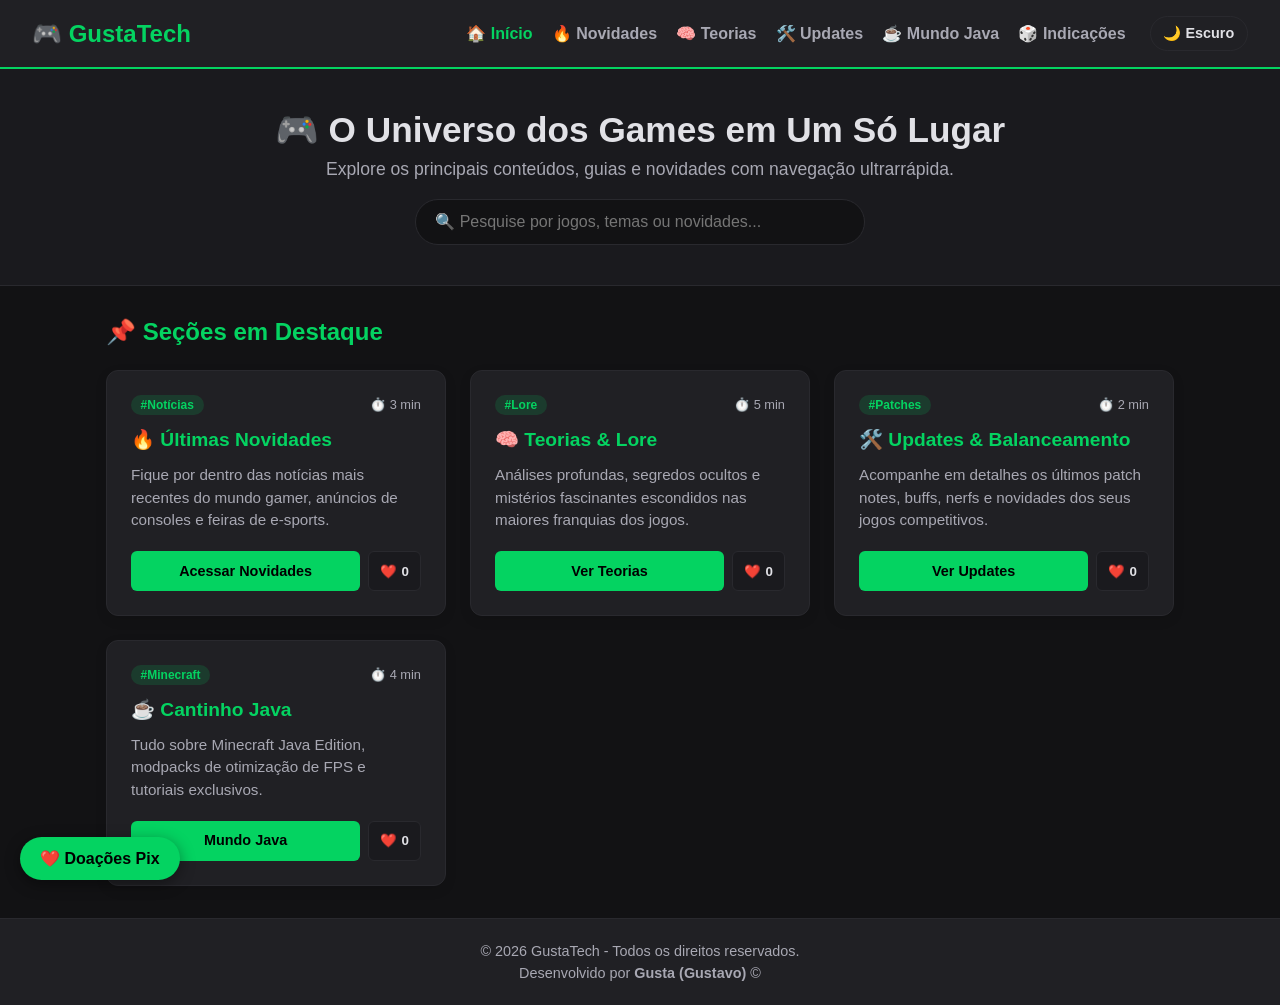
<file: index.html>
<!DOCTYPE html>
<html lang="pt-BR">
<head>
    <meta charset="UTF-8">
    <meta name="viewport" content="width=device-width, initial-scale=1.0">
    <title>GustaTech - Portal Gamer</title>
    <link rel="stylesheet" href="style.css">
</head>
<body>

    <header>
        <a href="index.html" class="logo">🎮 GustaTech</a>
        <nav>
            <ul>
                <li><a href="index.html" class="ativo">🏠 Início</a></li>
                <li><a href="novidades.html">🔥 Novidades</a></li>
                <li><a href="teorias.html">🧠 Teorias</a></li>
                <li><a href="updates.html">🛠️ Updates</a></li>
                <li><a href="java.html">☕ Mundo Java</a></li>
                <li><a href="indicacoes.html">🎲 Indicações</a></li>
            </ul>
            <button id="btn-tema" class="btn-tema" onclick="alternarTema()">🌙 Escuro</button>
        </nav>
    </header>

    <section class="secao-titulo">
        <h1>🎮 O Universo dos Games em Um Só Lugar</h1>
        <p>Explore os principais conteúdos, guias e novidades com navegação ultrarrápida.</p>
        
        <div class="caixa-busca">
            <input type="text" id="campo-busca" onkeyup="filtrarMaterias()" placeholder="🔍 Pesquise por jogos, temas ou novidades...">
        </div>
    </section>

    <main class="container">
        <h2 style="color: var(--cor-destaque); margin-bottom: 1.5rem;">📌 Seções em Destaque</h2>
        
        <div class="cards-grid">
            <article class="card">
                <div class="meta-card">
                    <span class="tag">#Notícias</span>
                    <span class="tempo-leitura">⏱️ 3 min</span>
                </div>
                <h3>🔥 Últimas Novidades</h3>
                <p>Fique por dentro das notícias mais recentes do mundo gamer, anúncios de consoles e feiras de e-sports.</p>
                <div class="rodape-card">
                    <a href="novidades.html" class="btn-card">Acessar Novidades</a>
                    <button class="btn-like" onclick="curtirMateria('home-novidades')">❤️ <span id="like-count-home-novidades">0</span></button>
                </div>
            </article>

            <article class="card">
                <div class="meta-card">
                    <span class="tag">#Lore</span>
                    <span class="tempo-leitura">⏱️ 5 min</span>
                </div>
                <h3>🧠 Teorias & Lore</h3>
                <p>Análises profundas, segredos ocultos e mistérios fascinantes escondidos nas maiores franquias dos jogos.</p>
                <div class="rodape-card">
                    <a href="teorias.html" class="btn-card">Ver Teorias</a>
                    <button class="btn-like" onclick="curtirMateria('home-teorias')">❤️ <span id="like-count-home-teorias">0</span></button>
                </div>
            </article>

            <article class="card">
                <div class="meta-card">
                    <span class="tag">#Patches</span>
                    <span class="tempo-leitura">⏱️ 2 min</span>
                </div>
                <h3>🛠️ Updates & Balanceamento</h3>
                <p>Acompanhe em detalhes os últimos patch notes, buffs, nerfs e novidades dos seus jogos competitivos.</p>
                <div class="rodape-card">
                    <a href="updates.html" class="btn-card">Ver Updates</a>
                    <button class="btn-like" onclick="curtirMateria('home-updates')">❤️ <span id="like-count-home-updates">0</span></button>
                </div>
            </article>

            <article class="card">
                <div class="meta-card">
                    <span class="tag">#Minecraft</span>
                    <span class="tempo-leitura">⏱️ 4 min</span>
                </div>
                <h3>☕ Cantinho Java</h3>
                <p>Tudo sobre Minecraft Java Edition, modpacks de otimização de FPS e tutoriais exclusivos.</p>
                <div class="rodape-card">
                    <a href="java.html" class="btn-card">Mundo Java</a>
                    <button class="btn-like" onclick="curtirMateria('home-java')">❤️ <span id="like-count-home-java">0</span></button>
                </div>
            </article>
        </div>
    </main>

    <footer>
        <p>&copy; 2026 GustaTech - Todos os direitos reservados.</p>
        <p style="margin-top: 0.4rem;">Desenvolvido por <strong>Gusta (Gustavo)</strong> &copy;</p>
    </footer>

    <a href="doacoes.html" target="_blank" class="btn-doacao-fixo">
        ❤️ Doações Pix
    </a>

    <script src="script.js"></script>
</body>
</html>
</file>
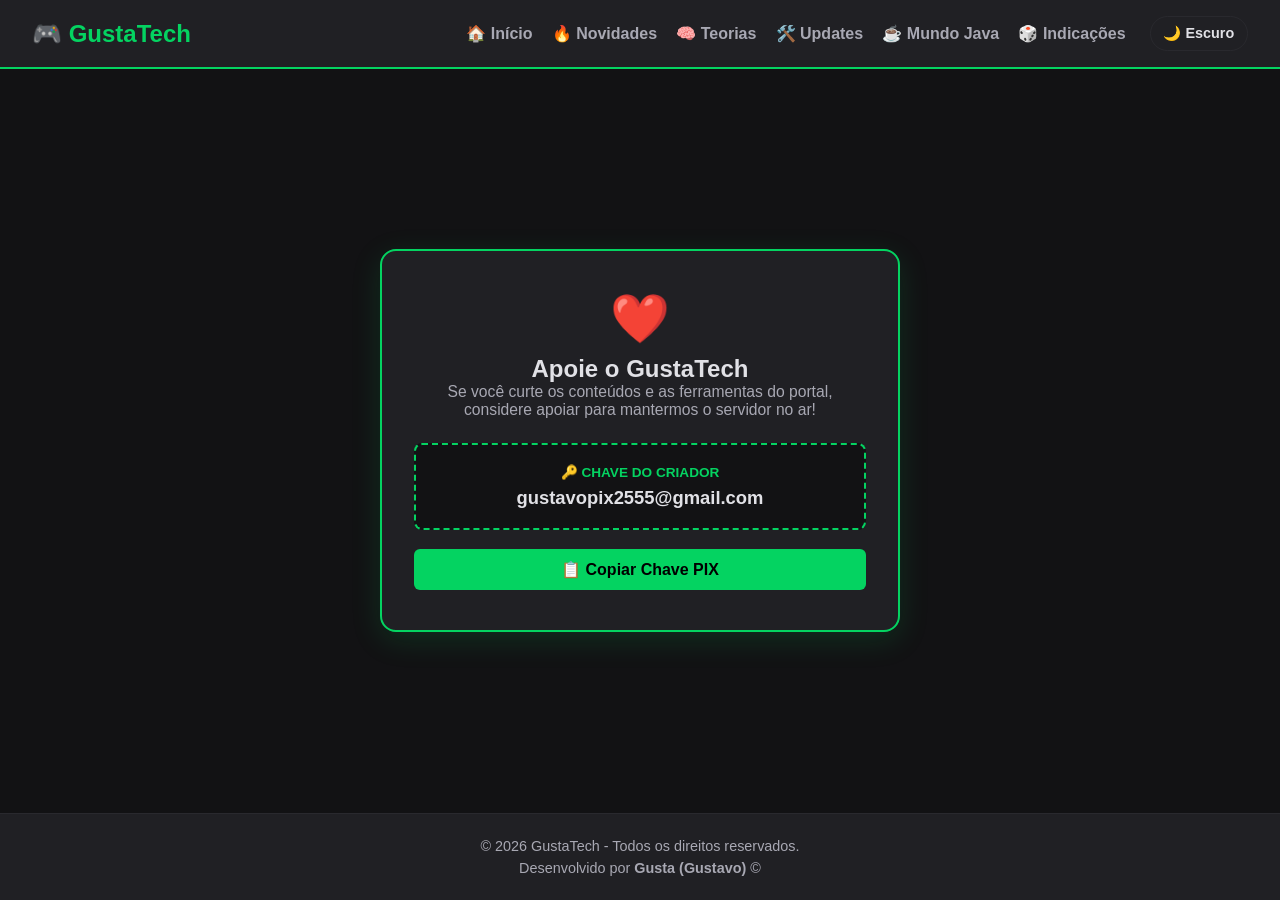
<file: doacoes.html>
<!DOCTYPE html>
<html lang="pt-BR">
<head>
    <meta charset="UTF-8">
    <meta name="viewport" content="width=device-width, initial-scale=1.0">
    <title>GustaTech - Doações PIX</title>
    <link rel="stylesheet" href="style.css">
</head>
<body>

    <header>
        <a href="index.html" class="logo">🎮 GustaTech</a>
        <nav>
            <ul>
                <li><a href="index.html">🏠 Início</a></li>
                <li><a href="novidades.html">🔥 Novidades</a></li>
                <li><a href="teorias.html">🧠 Teorias</a></li>
                <li><a href="updates.html">🛠️ Updates</a></li>
                <li><a href="java.html">☕ Mundo Java</a></li>
                <li><a href="indicacoes.html">🎲 Indicações</a></li>
            </ul>
            <button id="btn-tema" class="btn-tema" onclick="alternarTema()">🌙 Escuro</button>
        </nav>
    </header>

    <main class="container-doacao">
        <div class="card-pix-destaque">
            <div style="font-size: 3rem; margin-bottom: 0.5rem;">❤️</div>
            <h2>Apoie o GustaTech</h2>
            
            <p style="color: var(--texto-secundario); font-size: 0.98rem; margin-bottom: 1.5rem;">
                Se você curte os conteúdos e as ferramentas do portal, considere apoiar para mantermos o servidor no ar!
            </p>

            <div class="box-chave-pix">
                <span class="label-pix">🔑 Chave do criador</span>
                <div class="valor-chave-pix" id="chave-pix">gustavopix2555@gmail.com</div>
            </div>

            <button class="btn-card" style="width: 100%; font-size: 1rem;" onclick="copiarPix()">📋 Copiar Chave PIX</button>
            <p id="msg-sucesso" style="color: var(--cor-destaque); font-weight: bold; font-size: 0.9rem; margin-top: 0.8rem; display: none;">✅ Chave PIX copiada com sucesso!</p>
        </div>
    </main>

    <footer>
        <p>&copy; 2026 GustaTech - Todos os direitos reservados.</p>
        <p style="margin-top: 0.4rem;">Desenvolvido por <strong>Gusta (Gustavo)</strong> &copy;</p>
    </footer>

    <script src="script.js"></script>
    <script>
        function copiarPix() {
            const chave = document.getElementById("chave-pix").innerText;
            navigator.clipboard.writeText(chave).then(() => {
                const msg = document.getElementById("msg-sucesso");
                msg.style.display = "block";
                setTimeout(() => { msg.style.display = "none"; }, 3500);
            });
        }
    </script>
</body>
</html>
</file>
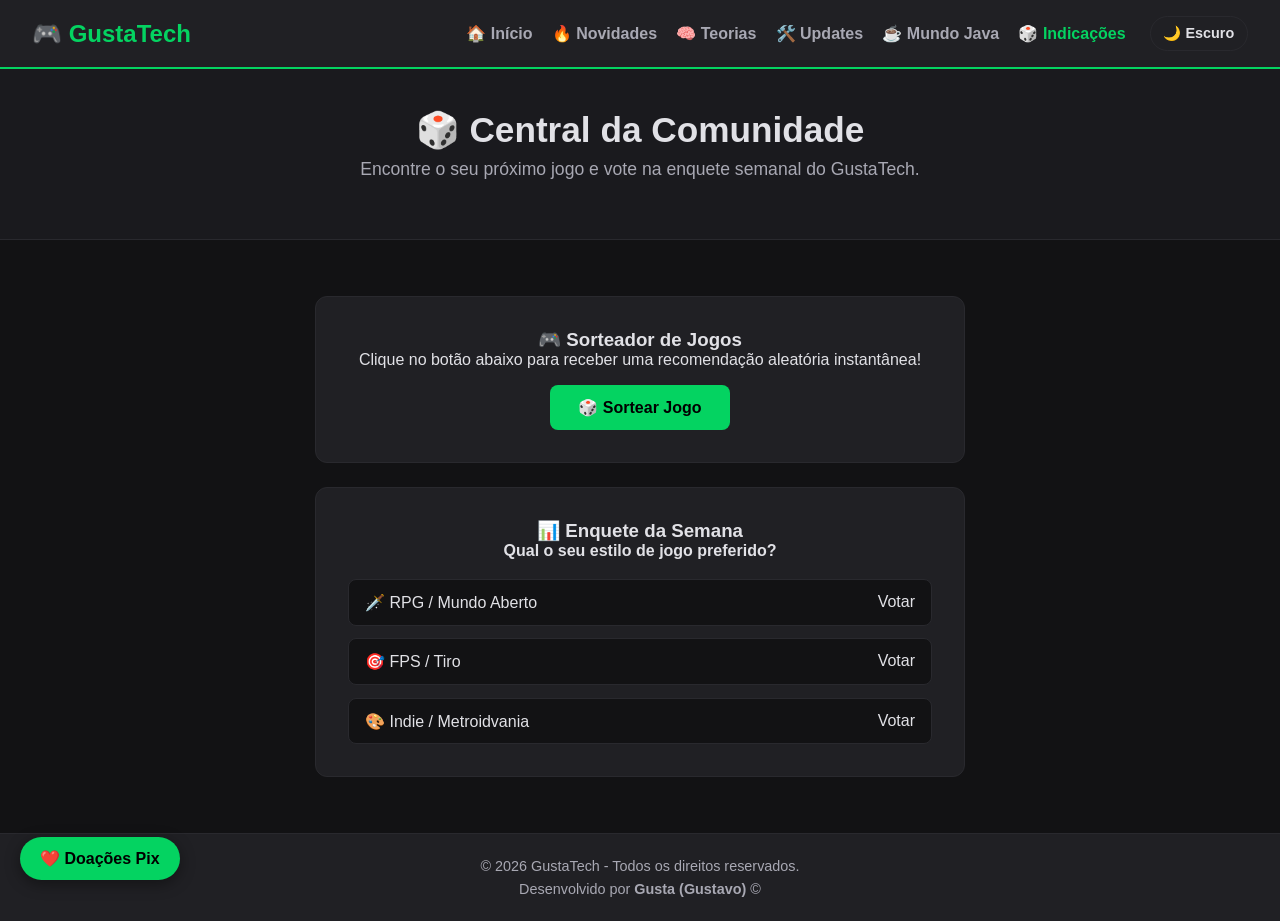
<file: indicacoes.html>
<!DOCTYPE html>
<html lang="pt-BR">
<head>
    <meta charset="UTF-8">
    <meta name="viewport" content="width=device-width, initial-scale=1.0">
    <title>GustaTech - Indicações & Enquetes</title>
    <link rel="stylesheet" href="style.css">
</head>
<body>

    <header>
        <a href="index.html" class="logo">🎮 GustaTech</a>
        <nav>
            <ul>
                <li><a href="index.html">🏠 Início</a></li>
                <li><a href="novidades.html">🔥 Novidades</a></li>
                <li><a href="teorias.html">🧠 Teorias</a></li>
                <li><a href="updates.html">🛠️ Updates</a></li>
                <li><a href="java.html">☕ Mundo Java</a></li>
                <li><a href="indicacoes.html" class="ativo">🎲 Indicações</a></li>
            </ul>
            <button id="btn-tema" class="btn-tema" onclick="alternarTema()">🌙 Escuro</button>
        </nav>
    </header>

    <section class="secao-titulo">
        <h1>🎲 Central da Comunidade</h1>
        <p>Encontre o seu próximo jogo e vote na enquete semanal do GustaTech.</p>
    </section>

    <main class="container">
        <div class="box-sorteio">
            <h3>🎮 Sorteador de Jogos</h3>
            <p>Clique no botão abaixo para receber uma recomendação aleatória instantânea!</p>
            
            <button class="btn-sortear" onclick="indicarJogo()">🎲 Sortear Jogo</button>
            <div id="resultado-indicacao" class="resultado-jogo"></div>
        </div>

        <div class="box-enquete">
            <h3>📊 Enquete da Semana</h3>
            <p><strong>Qual o seu estilo de jogo preferido?</strong></p>
            
            <div class="opcoes-enquete">
                <div class="opcao-item" onclick="votarEnquete('RPG / Mundo Aberto')"><span>🗡️ RPG / Mundo Aberto</span> <span>Votar</span></div>
                <div class="opcao-item" onclick="votarEnquete('FPS / Competitivo')"><span>🎯 FPS / Tiro</span> <span>Votar</span></div>
                <div class="opcao-item" onclick="votarEnquete('Indie / Metroidvania')"><span>🎨 Indie / Metroidvania</span> <span>Votar</span></div>
            </div>
        </div>
    </main>

    <footer>
        <p>&copy; 2026 GustaTech - Todos os direitos reservados.</p>
        <p style="margin-top: 0.4rem;">Desenvolvido por <strong>Gusta (Gustavo)</strong> &copy;</p>
    </footer>

    <a href="doacoes.html" target="_blank" class="btn-doacao-fixo">
        ❤️ Doações Pix
    </a>

    <script src="script.js"></script>
</body>
</html>
</file>
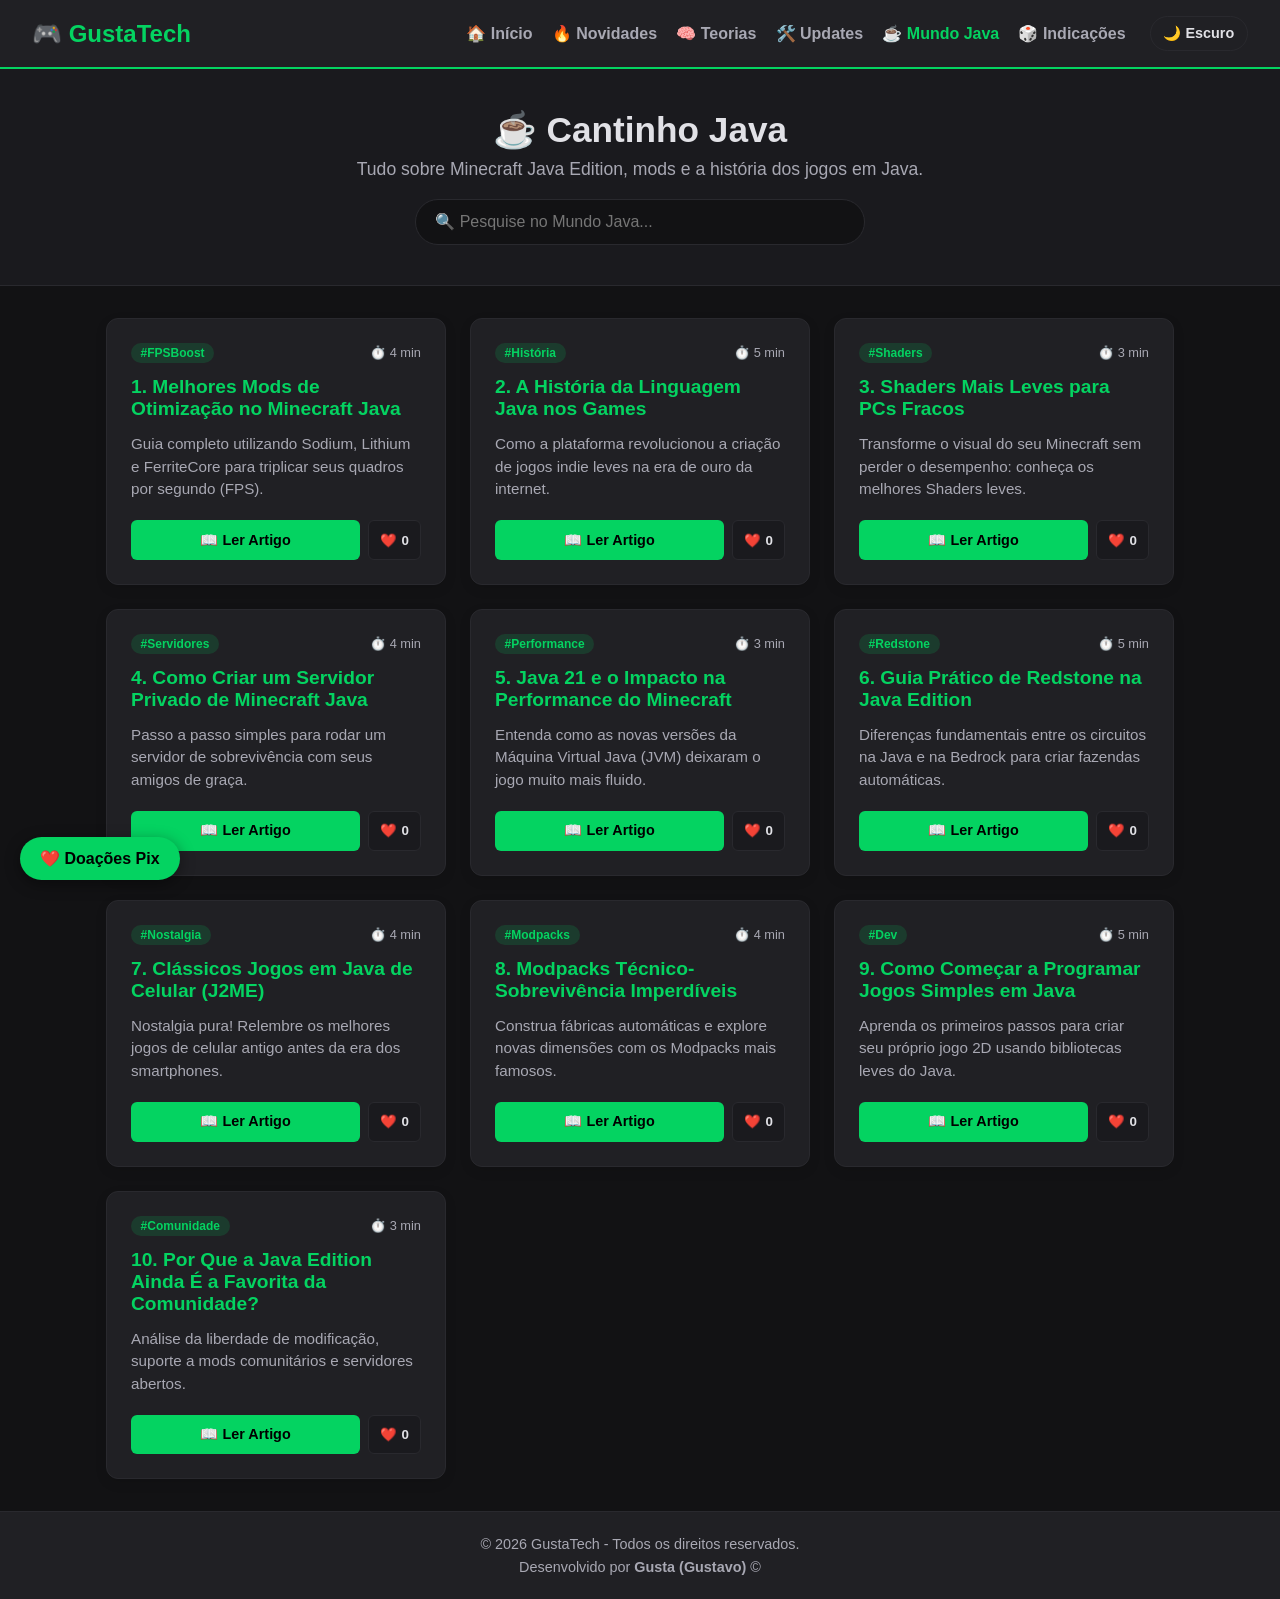
<file: java.html>
<!DOCTYPE html>
<html lang="pt-BR">
<head>
    <meta charset="UTF-8">
    <meta name="viewport" content="width=device-width, initial-scale=1.0">
    <title>GustaTech - Mundo Java</title>
    <link rel="stylesheet" href="style.css">
</head>
<body>

    <header>
        <a href="index.html" class="logo">🎮 GustaTech</a>
        <nav>
            <ul>
                <li><a href="index.html">🏠 Início</a></li>
                <li><a href="novidades.html">🔥 Novidades</a></li>
                <li><a href="teorias.html">🧠 Teorias</a></li>
                <li><a href="updates.html">🛠️ Updates</a></li>
                <li><a href="java.html" class="ativo">☕ Mundo Java</a></li>
                <li><a href="indicacoes.html">🎲 Indicações</a></li>
            </ul>
            <button id="btn-tema" class="btn-tema" onclick="alternarTema()">🌙 Escuro</button>
        </nav>
    </header>

    <section class="secao-titulo">
        <h1>☕ Cantinho Java</h1>
        <p>Tudo sobre Minecraft Java Edition, mods e a história dos jogos em Java.</p>
        
        <div class="caixa-busca">
            <input type="text" id="campo-busca" onkeyup="filtrarMaterias()" placeholder="🔍 Pesquise no Mundo Java...">
        </div>
    </section>

    <main class="container">
        <div class="cards-grid">
            <article class="card">
                <div class="meta-card"><span class="tag">#FPSBoost</span><span class="tempo-leitura">⏱️ 4 min</span></div>
                <h3>1. Melhores Mods de Otimização no Minecraft Java</h3>
                <p>Guia completo utilizando Sodium, Lithium e FerriteCore para triplicar seus quadros por segundo (FPS).</p>
                <div class="rodape-card">
                    <button class="btn-card" onclick="lerMateria('materia-java-1.html')">📖 Ler Artigo</button>
                    <button class="btn-like" id="btn-like-java-1" onclick="curtirMateria('java-1')">❤️ <span id="like-count-java-1">0</span></button>
                </div>
            </article>

            <article class="card">
                <div class="meta-card"><span class="tag">#História</span><span class="tempo-leitura">⏱️ 5 min</span></div>
                <h3>2. A História da Linguagem Java nos Games</h3>
                <p>Como a plataforma revolucionou a criação de jogos indie leves na era de ouro da internet.</p>
                <div class="rodape-card">
                    <button class="btn-card" onclick="lerMateria('materia-java-2.html')">📖 Ler Artigo</button>
                    <button class="btn-like" id="btn-like-java-2" onclick="curtirMateria('java-2')">❤️ <span id="like-count-java-2">0</span></button>
                </div>
            </article>

            <article class="card">
                <div class="meta-card"><span class="tag">#Shaders</span><span class="tempo-leitura">⏱️ 3 min</span></div>
                <h3>3. Shaders Mais Leves para PCs Fracos</h3>
                <p>Transforme o visual do seu Minecraft sem perder o desempenho: conheça os melhores Shaders leves.</p>
                <div class="rodape-card">
                    <button class="btn-card" onclick="lerMateria('materia-java-3.html')">📖 Ler Artigo</button>
                    <button class="btn-like" id="btn-like-java-3" onclick="curtirMateria('java-3')">❤️ <span id="like-count-java-3">0</span></button>
                </div>
            </article>

            <article class="card">
                <div class="meta-card"><span class="tag">#Servidores</span><span class="tempo-leitura">⏱️ 4 min</span></div>
                <h3>4. Como Criar um Servidor Privado de Minecraft Java</h3>
                <p>Passo a passo simples para rodar um servidor de sobrevivência com seus amigos de graça.</p>
                <div class="rodape-card">
                    <button class="btn-card" onclick="lerMateria('materia-java-4.html')">📖 Ler Artigo</button>
                    <button class="btn-like" id="btn-like-java-4" onclick="curtirMateria('java-4')">❤️ <span id="like-count-java-4">0</span></button>
                </div>
            </article>

            <article class="card">
                <div class="meta-card"><span class="tag">#Performance</span><span class="tempo-leitura">⏱️ 3 min</span></div>
                <h3>5. Java 21 e o Impacto na Performance do Minecraft</h3>
                <p>Entenda como as novas versões da Máquina Virtual Java (JVM) deixaram o jogo muito mais fluido.</p>
                <div class="rodape-card">
                    <button class="btn-card" onclick="lerMateria('materia-java-5.html')">📖 Ler Artigo</button>
                    <button class="btn-like" id="btn-like-java-5" onclick="curtirMateria('java-5')">❤️ <span id="like-count-java-5">0</span></button>
                </div>
            </article>

            <article class="card">
                <div class="meta-card"><span class="tag">#Redstone</span><span class="tempo-leitura">⏱️ 5 min</span></div>
                <h3>6. Guia Prático de Redstone na Java Edition</h3>
                <p>Diferenças fundamentais entre os circuitos na Java e na Bedrock para criar fazendas automáticas.</p>
                <div class="rodape-card">
                    <button class="btn-card" onclick="lerMateria('materia-java-6.html')">📖 Ler Artigo</button>
                    <button class="btn-like" id="btn-like-java-6" onclick="curtirMateria('java-6')">❤️ <span id="like-count-java-6">0</span></button>
                </div>
            </article>

            <article class="card">
                <div class="meta-card"><span class="tag">#Nostalgia</span><span class="tempo-leitura">⏱️ 4 min</span></div>
                <h3>7. Clássicos Jogos em Java de Celular (J2ME)</h3>
                <p>Nostalgia pura! Relembre os melhores jogos de celular antigo antes da era dos smartphones.</p>
                <div class="rodape-card">
                    <button class="btn-card" onclick="lerMateria('materia-java-7.html')">📖 Ler Artigo</button>
                    <button class="btn-like" id="btn-like-java-7" onclick="curtirMateria('java-7')">❤️ <span id="like-count-java-7">0</span></button>
                </div>
            </article>

            <article class="card">
                <div class="meta-card"><span class="tag">#Modpacks</span><span class="tempo-leitura">⏱️ 4 min</span></div>
                <h3>8. Modpacks Técnico-Sobrevivência Imperdíveis</h3>
                <p>Construa fábricas automáticas e explore novas dimensões com os Modpacks mais famosos.</p>
                <div class="rodape-card">
                    <button class="btn-card" onclick="lerMateria('materia-java-8.html')">📖 Ler Artigo</button>
                    <button class="btn-like" id="btn-like-java-8" onclick="curtirMateria('java-8')">❤️ <span id="like-count-java-8">0</span></button>
                </div>
            </article>

            <article class="card">
                <div class="meta-card"><span class="tag">#Dev</span><span class="tempo-leitura">⏱️ 5 min</span></div>
                <h3>9. Como Começar a Programar Jogos Simples em Java</h3>
                <p>Aprenda os primeiros passos para criar seu próprio jogo 2D usando bibliotecas leves do Java.</p>
                <div class="rodape-card">
                    <button class="btn-card" onclick="lerMateria('materia-java-9.html')">📖 Ler Artigo</button>
                    <button class="btn-like" id="btn-like-java-9" onclick="curtirMateria('java-9')">❤️ <span id="like-count-java-9">0</span></button>
                </div>
            </article>

            <article class="card">
                <div class="meta-card"><span class="tag">#Comunidade</span><span class="tempo-leitura">⏱️ 3 min</span></div>
                <h3>10. Por Que a Java Edition Ainda É a Favorita da Comunidade?</h3>
                <p>Análise da liberdade de modificação, suporte a mods comunitários e servidores abertos.</p>
                <div class="rodape-card">
                    <button class="btn-card" onclick="lerMateria('materia-java-10.html')">📖 Ler Artigo</button>
                    <button class="btn-like" id="btn-like-java-10" onclick="curtirMateria('java-10')">❤️ <span id="like-count-java-10">0</span></button>
                </div>
            </article>
        </div>
    </main>

    <footer>
        <p>&copy; 2026 GustaTech - Todos os direitos reservados.</p>
        <p style="margin-top: 0.4rem;">Desenvolvido por <strong>Gusta (Gustavo)</strong> &copy;</p>
    </footer>

    <a href="doacoes.html" target="_blank" class="btn-doacao-fixo">❤️ Doações Pix</a>

    <script src="script.js"></script>
</body>
</html>
</file>
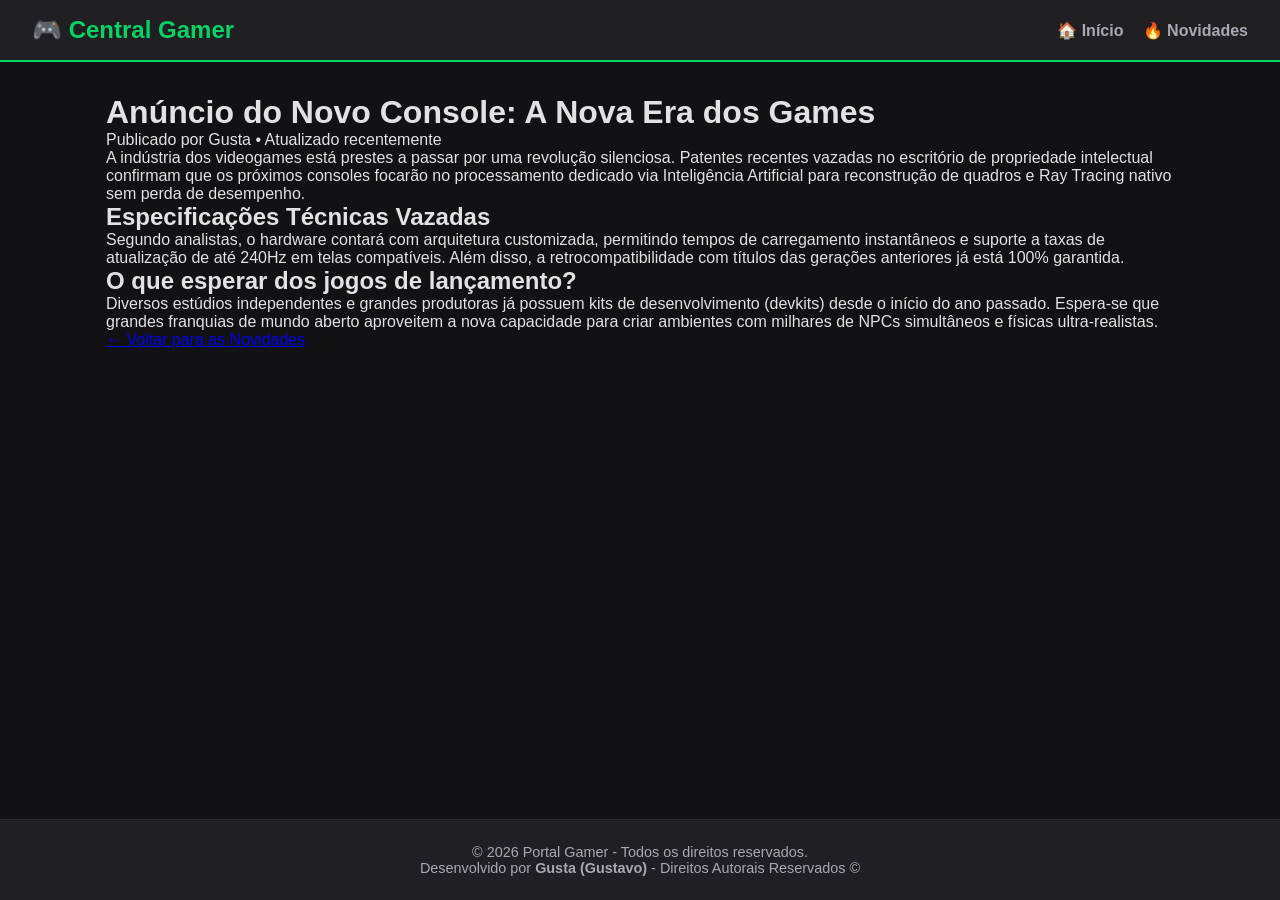
<file: materia-1.html>
<!DOCTYPE html>
<html lang="pt-BR">
<head>
    <meta charset="UTF-8">
    <meta name="viewport" content="width=device-width, initial-scale=1.0">
    <title>Anúncio do Novo Console - Portal Gamer</title>
    <link rel="stylesheet" href="style.css">
</head>
<body>

    <header>
        <div class="logo">🎮 Central Gamer</div>
        <nav>
            <ul>
                <li><a href="index.html">🏠 Início</a></li>
                <li><a href="novidades.html">🔥 Novidades</a></li>
            </ul>
        </nav>
    </header>

    <main class="container materia-completa">
        <h1>Anúncio do Novo Console: A Nova Era dos Games</h1>
        <p class="meta-info">Publicado por Gusta • Atualizado recentemente</p>
        
        <div class="conteudo-texto">
            <p>A indústria dos videogames está prestes a passar por uma revolução silenciosa. Patentes recentes vazadas no escritório de propriedade intelectual confirmam que os próximos consoles focarão no processamento dedicado via Inteligência Artificial para reconstrução de quadros e Ray Tracing nativo sem perda de desempenho.</p>
            
            <h2>Especificações Técnicas Vazadas</h2>
            <p>Segundo analistas, o hardware contará com arquitetura customizada, permitindo tempos de carregamento instantâneos e suporte a taxas de atualização de até 240Hz em telas compatíveis. Além disso, a retrocompatibilidade com títulos das gerações anteriores já está 100% garantida.</p>

            <h2>O que esperar dos jogos de lançamento?</h2>
            <p>Diversos estúdios independentes e grandes produtoras já possuem kits de desenvolvimento (devkits) desde o início do ano passado. Espera-se que grandes franquias de mundo aberto aproveitem a nova capacidade para criar ambientes com milhares de NPCs simultâneos e físicas ultra-realistas.</p>
        </div>

        <a href="novidades.html" class="btn-link">← Voltar para as Novidades</a>
    </main>

    <footer>
        <div class="footer-content">
            <p>&copy; 2026 Portal Gamer - Todos os direitos reservados.</p>
            <p class="direitos-autorais">Desenvolvido por <strong>Gusta (Gustavo)</strong> - Direitos Autorais Reservados &copy;</p>
        </div>
    </footer>

</body>
</html>
</file>
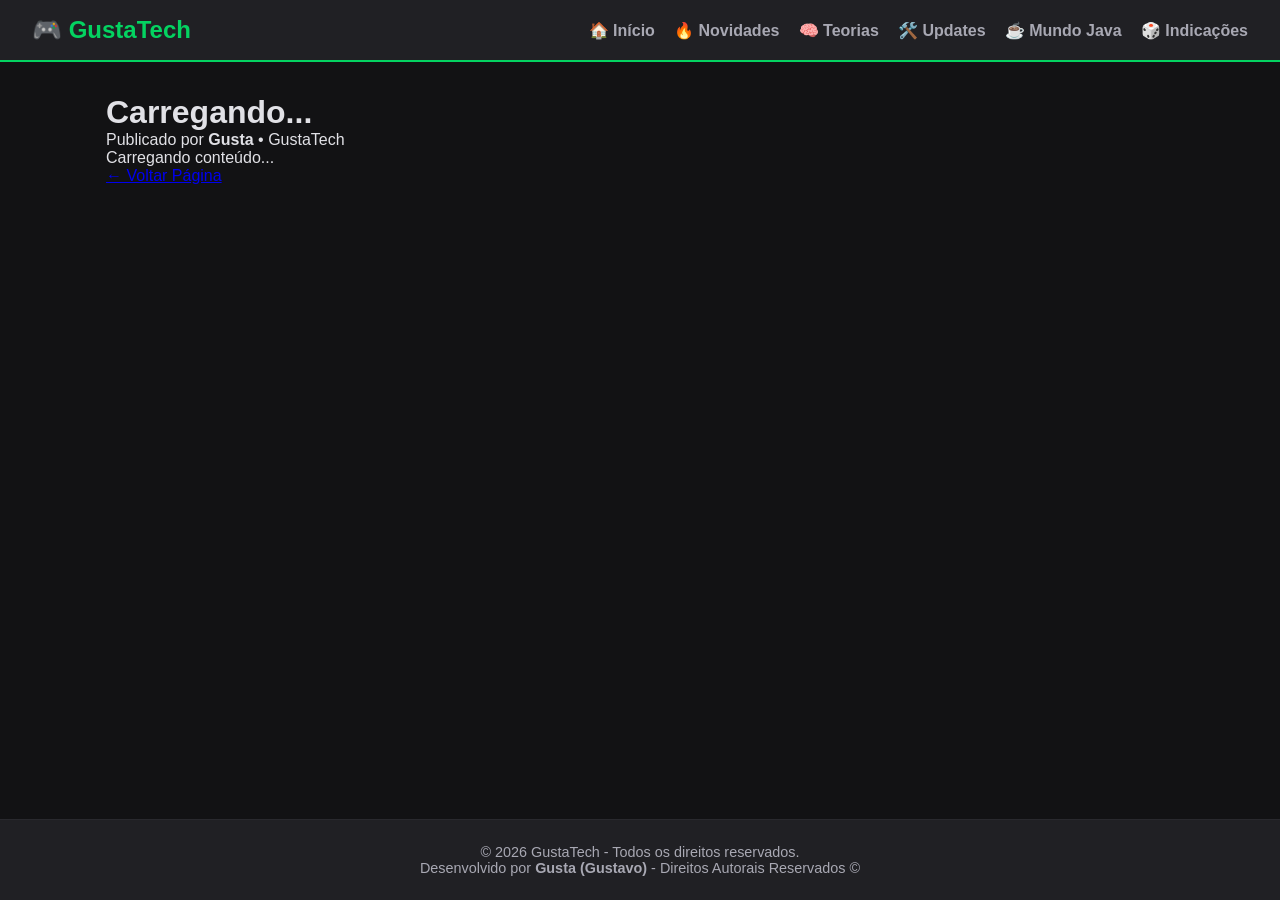
<file: materia.html>
<!DOCTYPE html>
<html lang="pt-BR">
<head>
    <meta charset="UTF-8">
    <meta name="viewport" content="width=device-width, initial-scale=1.0">
    <title>GustaTech - Matéria Completa</title>
    <link rel="stylesheet" href="style.css">
</head>
<body>

    <header>
        <div class="logo">🎮 GustaTech</div>
        <nav>
            <ul>
                <li><a href="index.html">🏠 Início</a></li>
                <li><a href="novidades.html">🔥 Novidades</a></li>
                <li><a href="teorias.html">🧠 Teorias</a></li>
                <li><a href="updates.html">🛠️ Updates</a></li>
                <li><a href="java.html">☕ Mundo Java</a></li>
                <li><a href="indicacoes.html">🎲 Indicações</a></li>
            </ul>
        </nav>
    </header>

    <main class="container materia-completa">
        <h1 id="materia-titulo">Carregando...</h1>
        <p class="meta-info">Publicado por <strong>Gusta</strong> • GustaTech</p>

        <div class="conteudo-texto" id="materia-conteudo">
            <p>Carregando conteúdo...</p>
        </div>

        <a href="javascript:history.back()" class="btn-link">← Voltar Página</a>
    </main>

    <footer>
        <div class="footer-content">
            <p>&copy; 2026 GustaTech - Todos os direitos reservados.</p>
            <p class="direitos-autorais">Desenvolvido por <strong>Gusta (Gustavo)</strong> - Direitos Autorais Reservados &copy;</p>
        </div>
    </footer>

    <script src="script.js"></script>
    <script>
        // Carrega automaticamente a matéria selecionada
        document.addEventListener("DOMContentLoaded", function () {
            carregarMateriaCompleta();
        });
    </script>
</body>
</html>
</file>
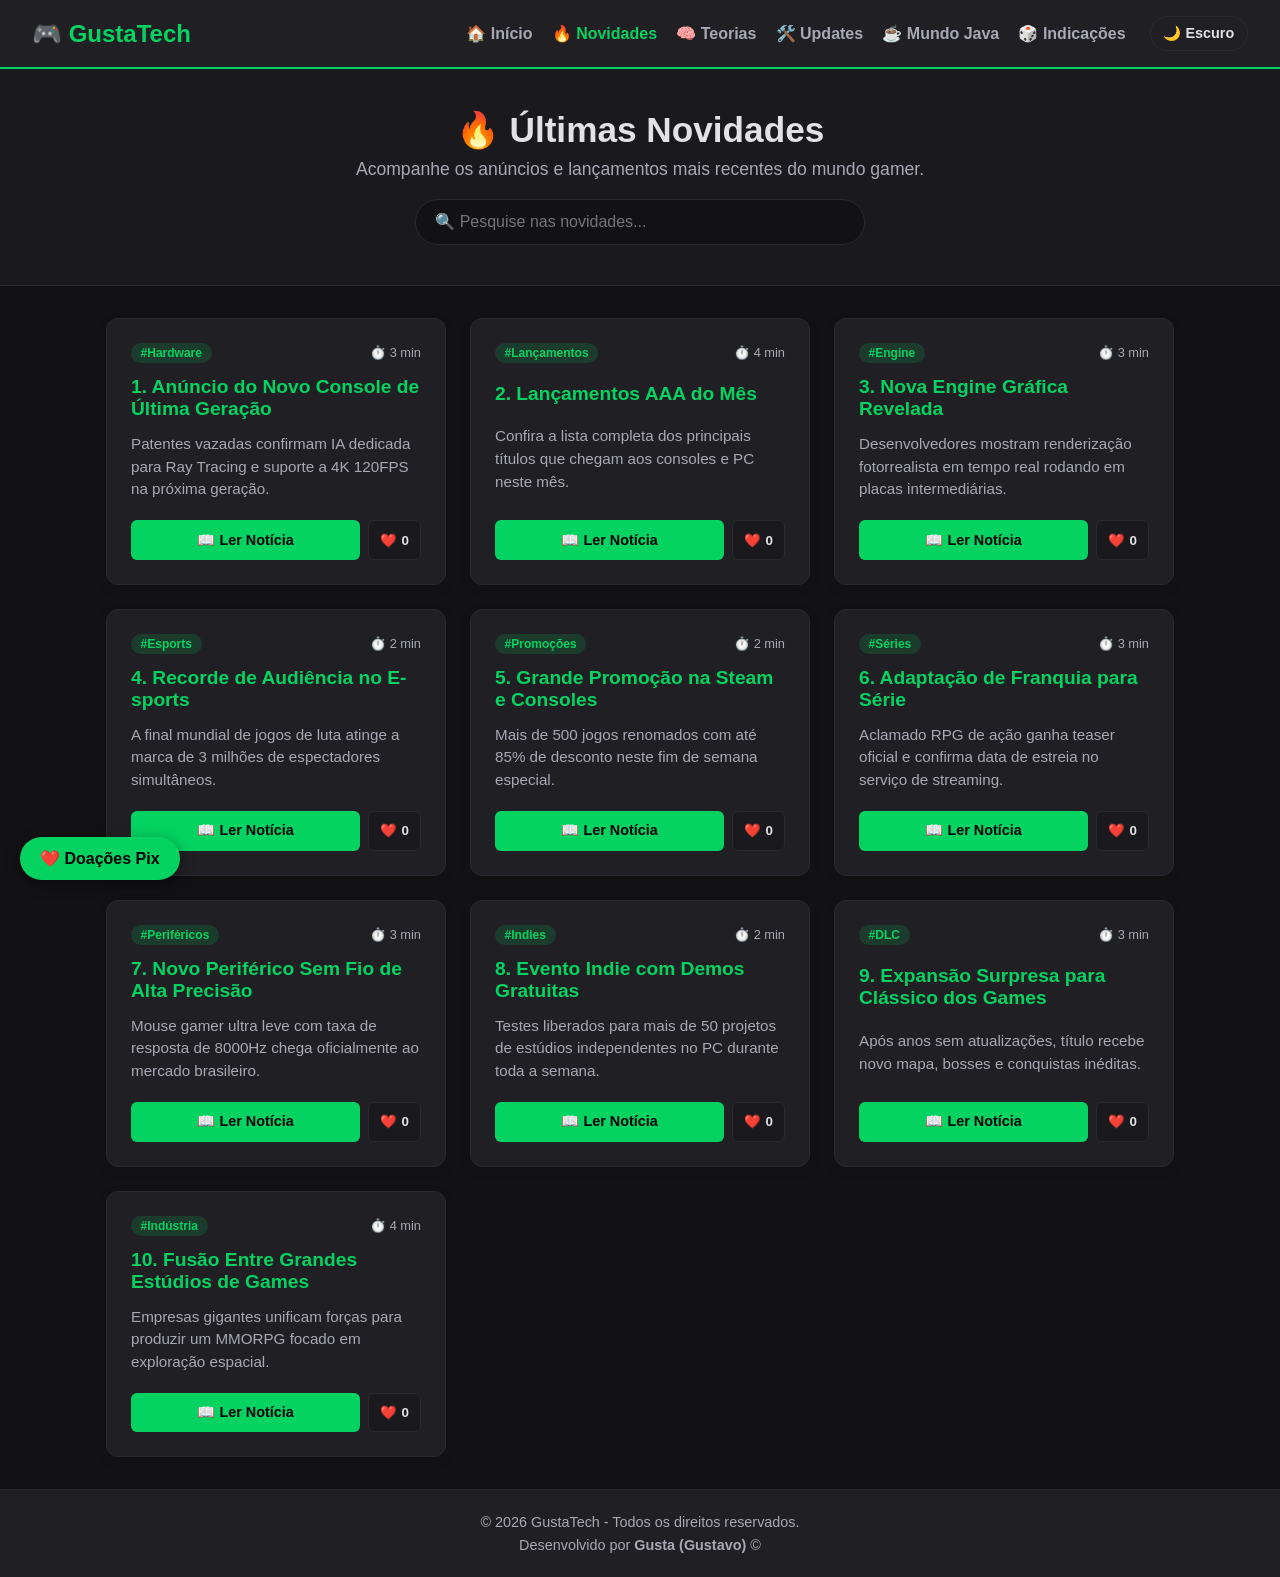
<file: novidades.html>
<!DOCTYPE html>
<html lang="pt-BR">
<head>
    <meta charset="UTF-8">
    <meta name="viewport" content="width=device-width, initial-scale=1.0">
    <title>GustaTech - Novidades</title>
    <link rel="stylesheet" href="style.css">
</head>
<body>

    <header>
        <a href="index.html" class="logo">🎮 GustaTech</a>
        <nav>
            <ul>
                <li><a href="index.html">🏠 Início</a></li>
                <li><a href="novidades.html" class="ativo">🔥 Novidades</a></li>
                <li><a href="teorias.html">🧠 Teorias</a></li>
                <li><a href="updates.html">🛠️ Updates</a></li>
                <li><a href="java.html">☕ Mundo Java</a></li>
                <li><a href="indicacoes.html">🎲 Indicações</a></li>
            </ul>
            <button id="btn-tema" class="btn-tema" onclick="alternarTema()">🌙 Escuro</button>
        </nav>
    </header>

    <section class="secao-titulo">
        <h1>🔥 Últimas Novidades</h1>
        <p>Acompanhe os anúncios e lançamentos mais recentes do mundo gamer.</p>
        
        <div class="caixa-busca">
            <input type="text" id="campo-busca" onkeyup="filtrarMaterias()" placeholder="🔍 Pesquise nas novidades...">
        </div>
    </section>

    <main class="container">
        <div class="cards-grid">
            <article class="card">
                <div class="meta-card"><span class="tag">#Hardware</span><span class="tempo-leitura">⏱️ 3 min</span></div>
                <h3>1. Anúncio do Novo Console de Última Geração</h3>
                <p>Patentes vazadas confirmam IA dedicada para Ray Tracing e suporte a 4K 120FPS na próxima geração.</p>
                <div class="rodape-card">
                    <button class="btn-card" onclick="lerMateria('materia-1.html')">📖 Ler Notícia</button>
                    <button class="btn-like" id="btn-like-novidade-1" onclick="curtirMateria('novidade-1')">❤️ <span id="like-count-novidade-1">0</span></button>
                </div>
            </article>

            <article class="card">
                <div class="meta-card"><span class="tag">#Lançamentos</span><span class="tempo-leitura">⏱️ 4 min</span></div>
                <h3>2. Lançamentos AAA do Mês</h3>
                <p>Confira a lista completa dos principais títulos que chegam aos consoles e PC neste mês.</p>
                <div class="rodape-card">
                    <button class="btn-card" onclick="lerMateria('materia-2.html')">📖 Ler Notícia</button>
                    <button class="btn-like" id="btn-like-novidade-2" onclick="curtirMateria('novidade-2')">❤️ <span id="like-count-novidade-2">0</span></button>
                </div>
            </article>

            <article class="card">
                <div class="meta-card"><span class="tag">#Engine</span><span class="tempo-leitura">⏱️ 3 min</span></div>
                <h3>3. Nova Engine Gráfica Revelada</h3>
                <p>Desenvolvedores mostram renderização fotorrealista em tempo real rodando em placas intermediárias.</p>
                <div class="rodape-card">
                    <button class="btn-card" onclick="lerMateria('materia-3.html')">📖 Ler Notícia</button>
                    <button class="btn-like" id="btn-like-novidade-3" onclick="curtirMateria('novidade-3')">❤️ <span id="like-count-novidade-3">0</span></button>
                </div>
            </article>

            <article class="card">
                <div class="meta-card"><span class="tag">#Esports</span><span class="tempo-leitura">⏱️ 2 min</span></div>
                <h3>4. Recorde de Audiência no E-sports</h3>
                <p>A final mundial de jogos de luta atinge a marca de 3 milhões de espectadores simultâneos.</p>
                <div class="rodape-card">
                    <button class="btn-card" onclick="lerMateria('materia-4.html')">📖 Ler Notícia</button>
                    <button class="btn-like" id="btn-like-novidade-4" onclick="curtirMateria('novidade-4')">❤️ <span id="like-count-novidade-4">0</span></button>
                </div>
            </article>

            <article class="card">
                <div class="meta-card"><span class="tag">#Promoções</span><span class="tempo-leitura">⏱️ 2 min</span></div>
                <h3>5. Grande Promoção na Steam e Consoles</h3>
                <p>Mais de 500 jogos renomados com até 85% de desconto neste fim de semana especial.</p>
                <div class="rodape-card">
                    <button class="btn-card" onclick="lerMateria('materia-5.html')">📖 Ler Notícia</button>
                    <button class="btn-like" id="btn-like-novidade-5" onclick="curtirMateria('novidade-5')">❤️ <span id="like-count-novidade-5">0</span></button>
                </div>
            </article>

            <article class="card">
                <div class="meta-card"><span class="tag">#Séries</span><span class="tempo-leitura">⏱️ 3 min</span></div>
                <h3>6. Adaptação de Franquia para Série</h3>
                <p>Aclamado RPG de ação ganha teaser oficial e confirma data de estreia no serviço de streaming.</p>
                <div class="rodape-card">
                    <button class="btn-card" onclick="lerMateria('materia-6.html')">📖 Ler Notícia</button>
                    <button class="btn-like" id="btn-like-novidade-6" onclick="curtirMateria('novidade-6')">❤️ <span id="like-count-novidade-6">0</span></button>
                </div>
            </article>

            <article class="card">
                <div class="meta-card"><span class="tag">#Periféricos</span><span class="tempo-leitura">⏱️ 3 min</span></div>
                <h3>7. Novo Periférico Sem Fio de Alta Precisão</h3>
                <p>Mouse gamer ultra leve com taxa de resposta de 8000Hz chega oficialmente ao mercado brasileiro.</p>
                <div class="rodape-card">
                    <button class="btn-card" onclick="lerMateria('materia-7.html')">📖 Ler Notícia</button>
                    <button class="btn-like" id="btn-like-novidade-7" onclick="curtirMateria('novidade-7')">❤️ <span id="like-count-novidade-7">0</span></button>
                </div>
            </article>

            <article class="card">
                <div class="meta-card"><span class="tag">#Indies</span><span class="tempo-leitura">⏱️ 2 min</span></div>
                <h3>8. Evento Indie com Demos Gratuitas</h3>
                <p>Testes liberados para mais de 50 projetos de estúdios independentes no PC durante toda a semana.</p>
                <div class="rodape-card">
                    <button class="btn-card" onclick="lerMateria('materia-8.html')">📖 Ler Notícia</button>
                    <button class="btn-like" id="btn-like-novidade-8" onclick="curtirMateria('novidade-8')">❤️ <span id="like-count-novidade-8">0</span></button>
                </div>
            </article>

            <article class="card">
                <div class="meta-card"><span class="tag">#DLC</span><span class="tempo-leitura">⏱️ 3 min</span></div>
                <h3>9. Expansão Surpresa para Clássico dos Games</h3>
                <p>Após anos sem atualizações, título recebe novo mapa, bosses e conquistas inéditas.</p>
                <div class="rodape-card">
                    <button class="btn-card" onclick="lerMateria('materia-9.html')">📖 Ler Notícia</button>
                    <button class="btn-like" id="btn-like-novidade-9" onclick="curtirMateria('novidade-9')">❤️ <span id="like-count-novidade-9">0</span></button>
                </div>
            </article>

            <article class="card">
                <div class="meta-card"><span class="tag">#Indústria</span><span class="tempo-leitura">⏱️ 4 min</span></div>
                <h3>10. Fusão Entre Grandes Estúdios de Games</h3>
                <p>Empresas gigantes unificam forças para produzir um MMORPG focado em exploração espacial.</p>
                <div class="rodape-card">
                    <button class="btn-card" onclick="lerMateria('materia-10.html')">📖 Ler Notícia</button>
                    <button class="btn-like" id="btn-like-novidade-10" onclick="curtirMateria('novidade-10')">❤️ <span id="like-count-novidade-10">0</span></button>
                </div>
            </article>
        </div>
    </main>

    <footer>
        <p>&copy; 2026 GustaTech - Todos os direitos reservados.</p>
        <p style="margin-top: 0.4rem;">Desenvolvido por <strong>Gusta (Gustavo)</strong> &copy;</p>
    </footer>

    <a href="doacoes.html" target="_blank" class="btn-doacao-fixo">❤️ Doações Pix</a>

    <script src="script.js"></script>
</body>
</html>
</file>
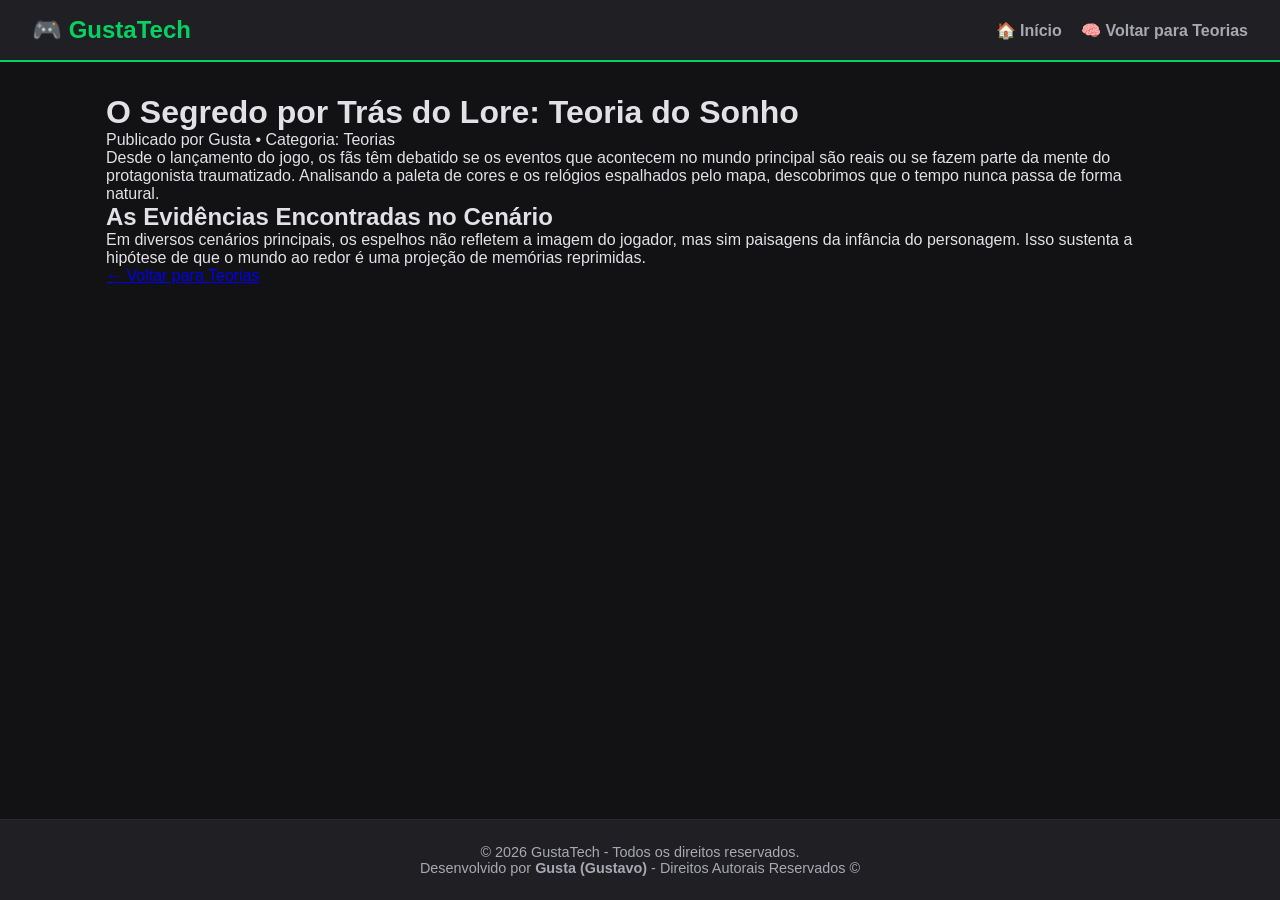
<file: teoria-1.html>
<!DOCTYPE html>
<html lang="pt-BR">
<head>
    <meta charset="UTF-8">
    <meta name="viewport" content="width=device-width, initial-scale=1.0">
    <title>O Segredo por Trás do Lore - GustaTech</title>
    <link rel="stylesheet" href="style.css">
</head>
<body>

    <header>
        <div class="logo">🎮 GustaTech</div>
        <nav>
            <ul>
                <li><a href="index.html">🏠 Início</a></li>
                <li><a href="teorias.html">🧠 Voltar para Teorias</a></li>
            </ul>
        </nav>
    </header>

    <main class="container materia-completa">
        <h1>O Segredo por Trás do Lore: Teoria do Sonho</h1>
        <p class="meta-info">Publicado por Gusta • Categoria: Teorias</p>

        <div class="conteudo-texto">
            <p>Desde o lançamento do jogo, os fãs têm debatido se os eventos que acontecem no mundo principal são reais ou se fazem parte da mente do protagonista traumatizado. Analisando a paleta de cores e os relógios espalhados pelo mapa, descobrimos que o tempo nunca passa de forma natural.</p>

            <h2>As Evidências Encontradas no Cenário</h2>
            <p>Em diversos cenários principais, os espelhos não refletem a imagem do jogador, mas sim paisagens da infância do personagem. Isso sustenta a hipótese de que o mundo ao redor é uma projeção de memórias reprimidas.</p>
        </div>

        <a href="teorias.html" class="btn-link">← Voltar para Teorias</a>
    </main>

    <footer>
        <div class="footer-content">
            <p>&copy; 2026 GustaTech - Todos os direitos reservados.</p>
            <p class="direitos-autorais">Desenvolvido por <strong>Gusta (Gustavo)</strong> - Direitos Autorais Reservados &copy;</p>
        </div>
    </footer>

</body>
</html>
</file>
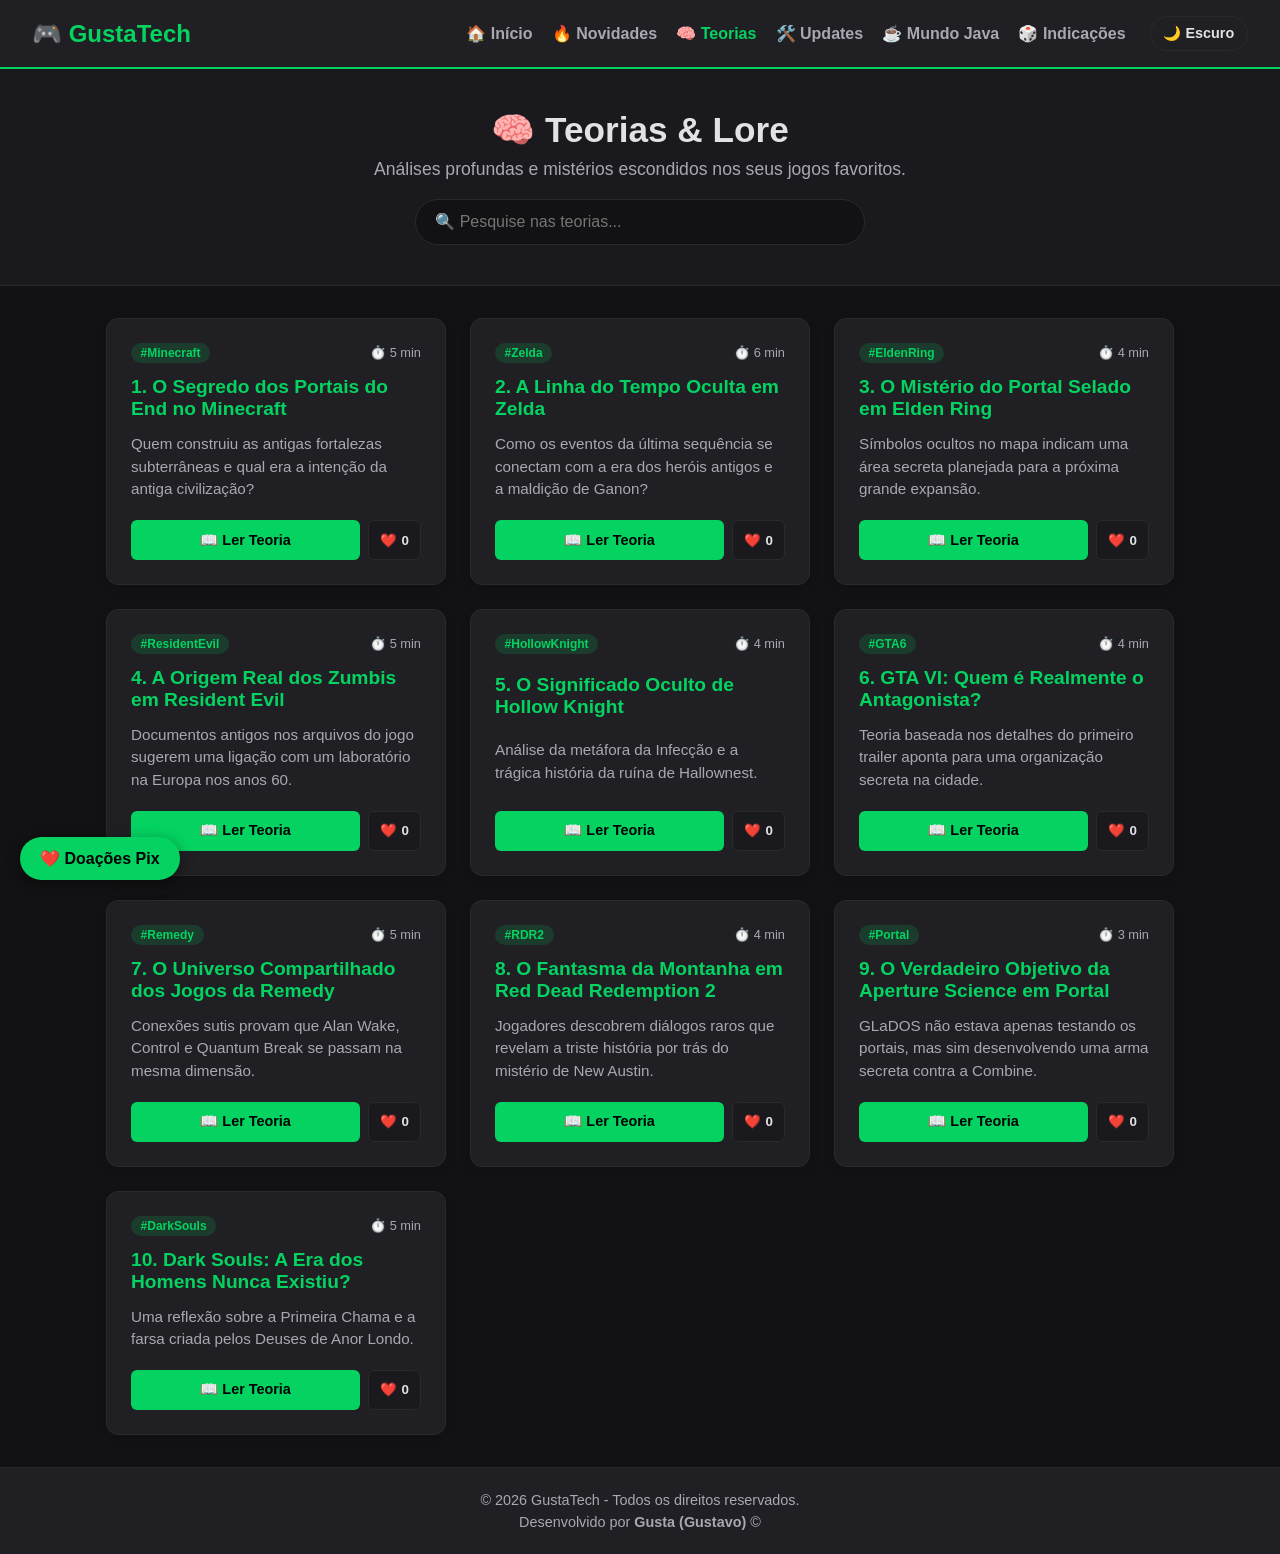
<file: teorias.html>
<!DOCTYPE html>
<html lang="pt-BR">
<head>
    <meta charset="UTF-8">
    <meta name="viewport" content="width=device-width, initial-scale=1.0">
    <title>GustaTech - Teorias</title>
    <link rel="stylesheet" href="style.css">
</head>
<body>

    <header>
        <a href="index.html" class="logo">🎮 GustaTech</a>
        <nav>
            <ul>
                <li><a href="index.html">🏠 Início</a></li>
                <li><a href="novidades.html">🔥 Novidades</a></li>
                <li><a href="teorias.html" class="ativo">🧠 Teorias</a></li>
                <li><a href="updates.html">🛠️ Updates</a></li>
                <li><a href="java.html">☕ Mundo Java</a></li>
                <li><a href="indicacoes.html">🎲 Indicações</a></li>
            </ul>
            <button id="btn-tema" class="btn-tema" onclick="alternarTema()">🌙 Escuro</button>
        </nav>
    </header>

    <section class="secao-titulo">
        <h1>🧠 Teorias & Lore</h1>
        <p>Análises profundas e mistérios escondidos nos seus jogos favoritos.</p>
        
        <div class="caixa-busca">
            <input type="text" id="campo-busca" onkeyup="filtrarMaterias()" placeholder="🔍 Pesquise nas teorias...">
        </div>
    </section>

    <main class="container">
        <div class="cards-grid">
            <article class="card">
                <div class="meta-card"><span class="tag">#Minecraft</span><span class="tempo-leitura">⏱️ 5 min</span></div>
                <h3>1. O Segredo dos Portais do End no Minecraft</h3>
                <p>Quem construiu as antigas fortalezas subterrâneas e qual era a intenção da antiga civilização?</p>
                <div class="rodape-card">
                    <button class="btn-card" onclick="lerMateria('materia-teoria-1.html')">📖 Ler Teoria</button>
                    <button class="btn-like" id="btn-like-teoria-1" onclick="curtirMateria('teoria-1')">❤️ <span id="like-count-teoria-1">0</span></button>
                </div>
            </article>

            <article class="card">
                <div class="meta-card"><span class="tag">#Zelda</span><span class="tempo-leitura">⏱️ 6 min</span></div>
                <h3>2. A Linha do Tempo Oculta em Zelda</h3>
                <p>Como os eventos da última sequência se conectam com a era dos heróis antigos e a maldição de Ganon?</p>
                <div class="rodape-card">
                    <button class="btn-card" onclick="lerMateria('materia-teoria-2.html')">📖 Ler Teoria</button>
                    <button class="btn-like" id="btn-like-teoria-2" onclick="curtirMateria('teoria-2')">❤️ <span id="like-count-teoria-2">0</span></button>
                </div>
            </article>

            <article class="card">
                <div class="meta-card"><span class="tag">#EldenRing</span><span class="tempo-leitura">⏱️ 4 min</span></div>
                <h3>3. O Mistério do Portal Selado em Elden Ring</h3>
                <p>Símbolos ocultos no mapa indicam uma área secreta planejada para a próxima grande expansão.</p>
                <div class="rodape-card">
                    <button class="btn-card" onclick="lerMateria('materia-teoria-3.html')">📖 Ler Teoria</button>
                    <button class="btn-like" id="btn-like-teoria-3" onclick="curtirMateria('teoria-3')">❤️ <span id="like-count-teoria-3">0</span></button>
                </div>
            </article>

            <article class="card">
                <div class="meta-card"><span class="tag">#ResidentEvil</span><span class="tempo-leitura">⏱️ 5 min</span></div>
                <h3>4. A Origem Real dos Zumbis em Resident Evil</h3>
                <p>Documentos antigos nos arquivos do jogo sugerem uma ligação com um laboratório na Europa nos anos 60.</p>
                <div class="rodape-card">
                    <button class="btn-card" onclick="lerMateria('materia-teoria-4.html')">📖 Ler Teoria</button>
                    <button class="btn-like" id="btn-like-teoria-4" onclick="curtirMateria('teoria-4')">❤️ <span id="like-count-teoria-4">0</span></button>
                </div>
            </article>

            <article class="card">
                <div class="meta-card"><span class="tag">#HollowKnight</span><span class="tempo-leitura">⏱️ 4 min</span></div>
                <h3>5. O Significado Oculto de Hollow Knight</h3>
                <p>Análise da metáfora da Infecção e a trágica história da ruína de Hallownest.</p>
                <div class="rodape-card">
                    <button class="btn-card" onclick="lerMateria('materia-teoria-5.html')">📖 Ler Teoria</button>
                    <button class="btn-like" id="btn-like-teoria-5" onclick="curtirMateria('teoria-5')">❤️ <span id="like-count-teoria-5">0</span></button>
                </div>
            </article>

            <article class="card">
                <div class="meta-card"><span class="tag">#GTA6</span><span class="tempo-leitura">⏱️ 4 min</span></div>
                <h3>6. GTA VI: Quem é Realmente o Antagonista?</h3>
                <p>Teoria baseada nos detalhes do primeiro trailer aponta para uma organização secreta na cidade.</p>
                <div class="rodape-card">
                    <button class="btn-card" onclick="lerMateria('materia-teoria-6.html')">📖 Ler Teoria</button>
                    <button class="btn-like" id="btn-like-teoria-6" onclick="curtirMateria('teoria-6')">❤️ <span id="like-count-teoria-6">0</span></button>
                </div>
            </article>

            <article class="card">
                <div class="meta-card"><span class="tag">#Remedy</span><span class="tempo-leitura">⏱️ 5 min</span></div>
                <h3>7. O Universo Compartilhado dos Jogos da Remedy</h3>
                <p>Conexões sutis provam que Alan Wake, Control e Quantum Break se passam na mesma dimensão.</p>
                <div class="rodape-card">
                    <button class="btn-card" onclick="lerMateria('materia-teoria-7.html')">📖 Ler Teoria</button>
                    <button class="btn-like" id="btn-like-teoria-7" onclick="curtirMateria('teoria-7')">❤️ <span id="like-count-teoria-7">0</span></button>
                </div>
            </article>

            <article class="card">
                <div class="meta-card"><span class="tag">#RDR2</span><span class="tempo-leitura">⏱️ 4 min</span></div>
                <h3>8. O Fantasma da Montanha em Red Dead Redemption 2</h3>
                <p>Jogadores descobrem diálogos raros que revelam a triste história por trás do mistério de New Austin.</p>
                <div class="rodape-card">
                    <button class="btn-card" onclick="lerMateria('materia-teoria-8.html')">📖 Ler Teoria</button>
                    <button class="btn-like" id="btn-like-teoria-8" onclick="curtirMateria('teoria-8')">❤️ <span id="like-count-teoria-8">0</span></button>
                </div>
            </article>

            <article class="card">
                <div class="meta-card"><span class="tag">#Portal</span><span class="tempo-leitura">⏱️ 3 min</span></div>
                <h3>9. O Verdadeiro Objetivo da Aperture Science em Portal</h3>
                <p>GLaDOS não estava apenas testando os portais, mas sim desenvolvendo uma arma secreta contra a Combine.</p>
                <div class="rodape-card">
                    <button class="btn-card" onclick="lerMateria('materia-teoria-9.html')">📖 Ler Teoria</button>
                    <button class="btn-like" id="btn-like-teoria-9" onclick="curtirMateria('teoria-9')">❤️ <span id="like-count-teoria-9">0</span></button>
                </div>
            </article>

            <article class="card">
                <div class="meta-card"><span class="tag">#DarkSouls</span><span class="tempo-leitura">⏱️ 5 min</span></div>
                <h3>10. Dark Souls: A Era dos Homens Nunca Existiu?</h3>
                <p>Uma reflexão sobre a Primeira Chama e a farsa criada pelos Deuses de Anor Londo.</p>
                <div class="rodape-card">
                    <button class="btn-card" onclick="lerMateria('materia-teoria-10.html')">📖 Ler Teoria</button>
                    <button class="btn-like" id="btn-like-teoria-10" onclick="curtirMateria('teoria-10')">❤️ <span id="like-count-teoria-10">0</span></button>
                </div>
            </article>
        </div>
    </main>

    <footer>
        <p>&copy; 2026 GustaTech - Todos os direitos reservados.</p>
        <p style="margin-top: 0.4rem;">Desenvolvido por <strong>Gusta (Gustavo)</strong> &copy;</p>
    </footer>

    <a href="doacoes.html" target="_blank" class="btn-doacao-fixo">❤️ Doações Pix</a>

    <script src="script.js"></script>
</body>
</html>
</file>
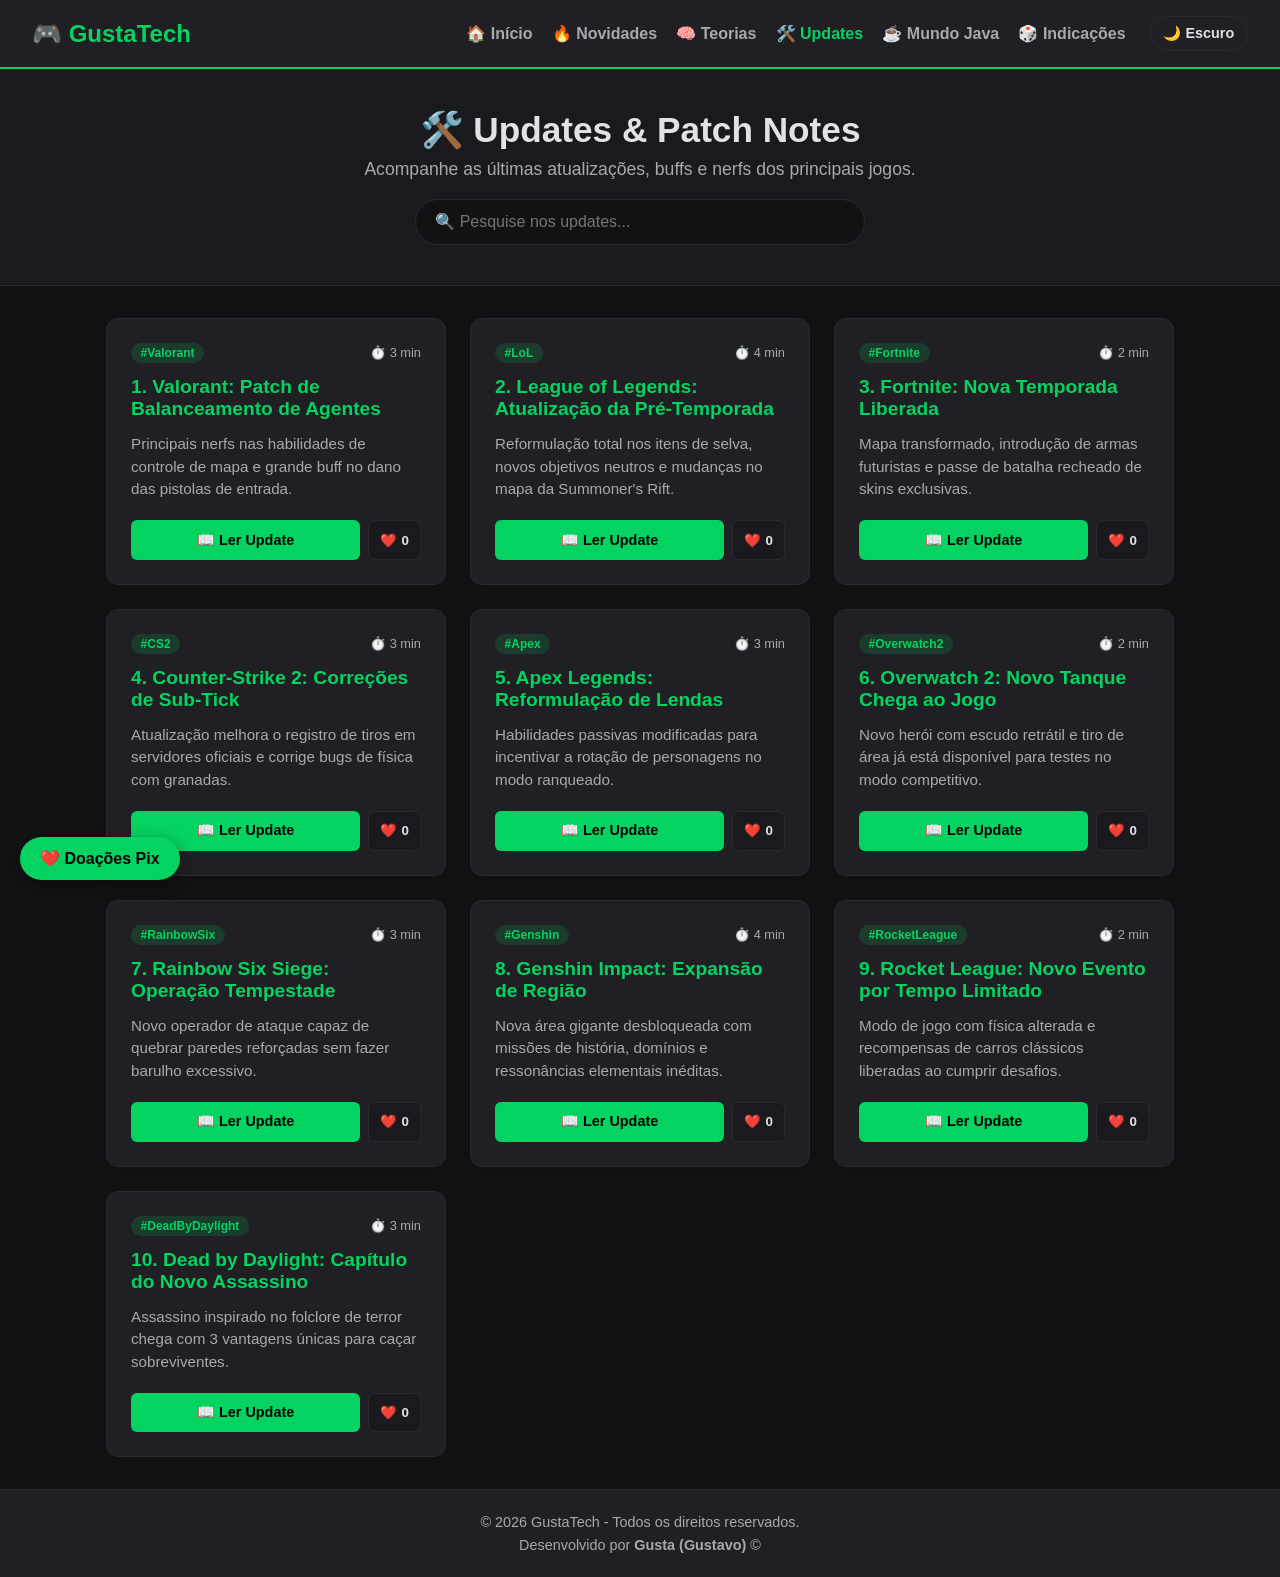
<file: updates.html>
<!DOCTYPE html>
<html lang="pt-BR">
<head>
    <meta charset="UTF-8">
    <meta name="viewport" content="width=device-width, initial-scale=1.0">
    <title>GustaTech - Updates</title>
    <link rel="stylesheet" href="style.css">
</head>
<body>

    <header>
        <a href="index.html" class="logo">🎮 GustaTech</a>
        <nav>
            <ul>
                <li><a href="index.html">🏠 Início</a></li>
                <li><a href="novidades.html">🔥 Novidades</a></li>
                <li><a href="teorias.html">🧠 Teorias</a></li>
                <li><a href="updates.html" class="ativo">🛠️ Updates</a></li>
                <li><a href="java.html">☕ Mundo Java</a></li>
                <li><a href="indicacoes.html">🎲 Indicações</a></li>
            </ul>
            <button id="btn-tema" class="btn-tema" onclick="alternarTema()">🌙 Escuro</button>
        </nav>
    </header>

    <section class="secao-titulo">
        <h1>🛠️ Updates & Patch Notes</h1>
        <p>Acompanhe as últimas atualizações, buffs e nerfs dos principais jogos.</p>
        
        <div class="caixa-busca">
            <input type="text" id="campo-busca" onkeyup="filtrarMaterias()" placeholder="🔍 Pesquise nos updates...">
        </div>
    </section>

    <main class="container">
        <div class="cards-grid">
            <article class="card">
                <div class="meta-card"><span class="tag">#Valorant</span><span class="tempo-leitura">⏱️ 3 min</span></div>
                <h3>1. Valorant: Patch de Balanceamento de Agentes</h3>
                <p>Principais nerfs nas habilidades de controle de mapa e grande buff no dano das pistolas de entrada.</p>
                <div class="rodape-card">
                    <button class="btn-card" onclick="lerMateria('materia-update-1.html')">📖 Ler Update</button>
                    <button class="btn-like" id="btn-like-update-1" onclick="curtirMateria('update-1')">❤️ <span id="like-count-update-1">0</span></button>
                </div>
            </article>

            <article class="card">
                <div class="meta-card"><span class="tag">#LoL</span><span class="tempo-leitura">⏱️ 4 min</span></div>
                <h3>2. League of Legends: Atualização da Pré-Temporada</h3>
                <p>Reformulação total nos itens de selva, novos objetivos neutros e mudanças no mapa da Summoner's Rift.</p>
                <div class="rodape-card">
                    <button class="btn-card" onclick="lerMateria('materia-update-2.html')">📖 Ler Update</button>
                    <button class="btn-like" id="btn-like-update-2" onclick="curtirMateria('update-2')">❤️ <span id="like-count-update-2">0</span></button>
                </div>
            </article>

            <article class="card">
                <div class="meta-card"><span class="tag">#Fortnite</span><span class="tempo-leitura">⏱️ 2 min</span></div>
                <h3>3. Fortnite: Nova Temporada Liberada</h3>
                <p>Mapa transformado, introdução de armas futuristas e passe de batalha recheado de skins exclusivas.</p>
                <div class="rodape-card">
                    <button class="btn-card" onclick="lerMateria('materia-update-3.html')">📖 Ler Update</button>
                    <button class="btn-like" id="btn-like-update-3" onclick="curtirMateria('update-3')">❤️ <span id="like-count-update-3">0</span></button>
                </div>
            </article>

            <article class="card">
                <div class="meta-card"><span class="tag">#CS2</span><span class="tempo-leitura">⏱️ 3 min</span></div>
                <h3>4. Counter-Strike 2: Correções de Sub-Tick</h3>
                <p>Atualização melhora o registro de tiros em servidores oficiais e corrige bugs de física com granadas.</p>
                <div class="rodape-card">
                    <button class="btn-card" onclick="lerMateria('materia-update-4.html')">📖 Ler Update</button>
                    <button class="btn-like" id="btn-like-update-4" onclick="curtirMateria('update-4')">❤️ <span id="like-count-update-4">0</span></button>
                </div>
            </article>

            <article class="card">
                <div class="meta-card"><span class="tag">#Apex</span><span class="tempo-leitura">⏱️ 3 min</span></div>
                <h3>5. Apex Legends: Reformulação de Lendas</h3>
                <p>Habilidades passivas modificadas para incentivar a rotação de personagens no modo ranqueado.</p>
                <div class="rodape-card">
                    <button class="btn-card" onclick="lerMateria('materia-update-5.html')">📖 Ler Update</button>
                    <button class="btn-like" id="btn-like-update-5" onclick="curtirMateria('update-5')">❤️ <span id="like-count-update-5">0</span></button>
                </div>
            </article>

            <article class="card">
                <div class="meta-card"><span class="tag">#Overwatch2</span><span class="tempo-leitura">⏱️ 2 min</span></div>
                <h3>6. Overwatch 2: Novo Tanque Chega ao Jogo</h3>
                <p>Novo herói com escudo retrátil e tiro de área já está disponível para testes no modo competitivo.</p>
                <div class="rodape-card">
                    <button class="btn-card" onclick="lerMateria('materia-update-6.html')">📖 Ler Update</button>
                    <button class="btn-like" id="btn-like-update-6" onclick="curtirMateria('update-6')">❤️ <span id="like-count-update-6">0</span></button>
                </div>
            </article>

            <article class="card">
                <div class="meta-card"><span class="tag">#RainbowSix</span><span class="tempo-leitura">⏱️ 3 min</span></div>
                <h3>7. Rainbow Six Siege: Operação Tempestade</h3>
                <p>Novo operador de ataque capaz de quebrar paredes reforçadas sem fazer barulho excessivo.</p>
                <div class="rodape-card">
                    <button class="btn-card" onclick="lerMateria('materia-update-7.html')">📖 Ler Update</button>
                    <button class="btn-like" id="btn-like-update-7" onclick="curtirMateria('update-7')">❤️ <span id="like-count-update-7">0</span></button>
                </div>
            </article>

            <article class="card">
                <div class="meta-card"><span class="tag">#Genshin</span><span class="tempo-leitura">⏱️ 4 min</span></div>
                <h3>8. Genshin Impact: Expansão de Região</h3>
                <p>Nova área gigante desbloqueada com missões de história, domínios e ressonâncias elementais inéditas.</p>
                <div class="rodape-card">
                    <button class="btn-card" onclick="lerMateria('materia-update-8.html')">📖 Ler Update</button>
                    <button class="btn-like" id="btn-like-update-8" onclick="curtirMateria('update-8')">❤️ <span id="like-count-update-8">0</span></button>
                </div>
            </article>

            <article class="card">
                <div class="meta-card"><span class="tag">#RocketLeague</span><span class="tempo-leitura">⏱️ 2 min</span></div>
                <h3>9. Rocket League: Novo Evento por Tempo Limitado</h3>
                <p>Modo de jogo com física alterada e recompensas de carros clássicos liberadas ao cumprir desafios.</p>
                <div class="rodape-card">
                    <button class="btn-card" onclick="lerMateria('materia-update-9.html')">📖 Ler Update</button>
                    <button class="btn-like" id="btn-like-update-9" onclick="curtirMateria('update-9')">❤️ <span id="like-count-update-9">0</span></button>
                </div>
            </article>

            <article class="card">
                <div class="meta-card"><span class="tag">#DeadByDaylight</span><span class="tempo-leitura">⏱️ 3 min</span></div>
                <h3>10. Dead by Daylight: Capítulo do Novo Assassino</h3>
                <p>Assassino inspirado no folclore de terror chega com 3 vantagens únicas para caçar sobreviventes.</p>
                <div class="rodape-card">
                    <button class="btn-card" onclick="lerMateria('materia-update-10.html')">📖 Ler Update</button>
                    <button class="btn-like" id="btn-like-update-10" onclick="curtirMateria('update-10')">❤️ <span id="like-count-update-10">0</span></button>
                </div>
            </article>
        </div>
    </main>

    <footer>
        <p>&copy; 2026 GustaTech - Todos os direitos reservados.</p>
        <p style="margin-top: 0.4rem;">Desenvolvido por <strong>Gusta (Gustavo)</strong> &copy;</p>
    </footer>

    <a href="doacoes.html" target="_blank" class="btn-doacao-fixo">❤️ Doações Pix</a>

    <script src="script.js"></script>
</body>
</html>
</file>
<file: style.css>
/* VARIÁVEIS DE CORES (TEMA ESCURO PADRÃO) */
:root {
    --bg-principal: #121214;
    --bg-card: #202024;
    --bg-secundario: #1a1a1e;
    --texto-principal: #e1e1e6;
    --texto-secundario: #a8a8b3;
    --cor-destaque: #04d361;
    --cor-destaque-hover: #03b050;
    --borda: #29292e;
}

/* TEMA CLARO */
body.light-theme {
    --bg-principal: #f0f2f5;
    --bg-card: #ffffff;
    --bg-secundario: #e4e6eb;
    --texto-principal: #1c1e21;
    --texto-secundario: #606770;
    --cor-destaque: #10b981;
    --cor-destaque-hover: #059669;
    --borda: #d1d5db;
}

/* RESET E ESTILOS GERAIS */
* {
    margin: 0;
    padding: 0;
    box-sizing: border-box;
    font-family: 'Segoe UI', Tahoma, Geneva, Verdana, sans-serif;
    transition: background-color 0.3s, color 0.3s;
}

body {
    background-color: var(--bg-principal);
    color: var(--texto-principal);
    display: flex;
    flex-direction: column;
    min-height: 100vh;
}

/* CABEÇALHO E NAVEGAÇÃO */
header {
    background-color: var(--bg-card);
    padding: 1rem 2rem;
    display: flex;
    justify-content: space-between;
    align-items: center;
    border-bottom: 2px solid var(--cor-destaque);
    sticky: top;
    position: sticky;
    top: 0;
    z-index: 1000;
}

.logo {
    font-size: 1.5rem;
    font-weight: bold;
    color: var(--cor-destaque);
    text-decoration: none;
}

nav {
    display: flex;
    align-items: center;
    gap: 1.5rem;
}

nav ul {
    display: flex;
    list-style: none;
    gap: 1.2rem;
}

nav a {
    color: var(--texto-secundario);
    text-decoration: none;
    font-weight: 600;
    transition: color 0.2s;
}

nav a:hover, nav a.ativo {
    color: var(--cor-destaque);
}

/* BOTÃO DE INTERRUPTOR DE TEMA (DARK/LIGHT) */
.btn-tema {
    background: transparent;
    border: 1px solid var(--borda);
    color: var(--texto-principal);
    padding: 0.5rem 0.8rem;
    border-radius: 20px;
    cursor: pointer;
    font-size: 0.9rem;
    font-weight: bold;
}

/* TÍTULOS E BUSCA */
.secao-titulo {
    background-color: var(--bg-secundario);
    text-align: center;
    padding: 2.5rem 1rem;
    border-bottom: 1px solid var(--borda);
}

.secao-titulo h1 {
    font-size: 2.2rem;
    color: var(--texto-principal);
    margin-bottom: 0.5rem;
}

.secao-titulo p {
    color: var(--texto-secundario);
    font-size: 1.1rem;
    margin-bottom: 1.2rem;
}

.caixa-busca {
    max-width: 450px;
    margin: 0 auto;
    position: relative;
}

.caixa-busca input {
    width: 100%;
    padding: 0.8rem 1.2rem;
    border-radius: 25px;
    border: 1px solid var(--borda);
    background-color: var(--bg-principal);
    color: var(--texto-principal);
    font-size: 1rem;
    outline: none;
}

.caixa-busca input:focus {
    border-color: var(--cor-destaque);
}

/* CONTAINER E CARDS */
.container {
    max-width: 1100px;
    margin: 2rem auto;
    padding: 0 1rem;
    flex: 1;
    width: 100%;
}

.cards-grid {
    display: grid;
    grid-template-columns: repeat(auto-fit, minmax(300px, 1fr));
    gap: 1.5rem;
}

.card {
    background-color: var(--bg-card);
    border-radius: 12px;
    padding: 1.5rem;
    border: 1px solid var(--borda);
    display: flex;
    flex-direction: column;
    justify-content: space-between;
    transition: transform 0.2s, border-color 0.2s;
    box-shadow: 0 4px 12px rgba(0,0,0,0.1);
}

.card:hover {
    transform: translateY(-5px);
    border-color: var(--cor-destaque);
}

.meta-card {
    display: flex;
    justify-content: space-between;
    align-items: center;
    margin-bottom: 0.8rem;
}

.tag {
    background-color: rgba(4, 211, 97, 0.15);
    color: var(--cor-destaque);
    padding: 0.2rem 0.6rem;
    border-radius: 12px;
    font-size: 0.75rem;
    font-weight: bold;
}

.tempo-leitura {
    font-size: 0.8rem;
    color: var(--texto-secundario);
}

.card h3 {
    color: var(--cor-destaque);
    margin-bottom: 0.8rem;
    font-size: 1.2rem;
}

.card p {
    color: var(--texto-secundario);
    font-size: 0.95rem;
    line-height: 1.5;
    margin-bottom: 1.2rem;
}

.rodape-card {
    display: flex;
    gap: 0.5rem;
}

.btn-card {
    background-color: var(--cor-destaque);
    color: #000;
    font-weight: bold;
    border: none;
    padding: 0.7rem;
    border-radius: 6px;
    cursor: pointer;
    flex: 1;
    text-align: center;
    text-decoration: none;
    font-size: 0.9rem;
    transition: background-color 0.2s;
}

.btn-card:hover {
    background-color: var(--cor-destaque-hover);
}

.btn-like {
    background-color: var(--bg-secundario);
    color: var(--texto-principal);
    border: 1px solid var(--borda);
    padding: 0.7rem;
    border-radius: 6px;
    cursor: pointer;
    font-weight: bold;
    display: flex;
    align-items: center;
    gap: 4px;
}

/* INDICAÇÕES E ENQUETE */
.box-sorteio, .box-enquete {
    background-color: var(--bg-card);
    border-radius: 12px;
    padding: 2rem;
    border: 1px solid var(--borda);
    max-width: 650px;
    margin: 1.5rem auto;
    text-align: center;
}

.btn-sortear, .btn-votar {
    background-color: var(--cor-destaque);
    color: #000;
    font-weight: bold;
    font-size: 1rem;
    border: none;
    padding: 0.8rem 1.8rem;
    border-radius: 8px;
    cursor: pointer;
    margin-top: 1rem;
}

.resultado-jogo {
    margin-top: 1.5rem;
    background-color: var(--bg-principal);
    padding: 1.2rem;
    border-radius: 8px;
    border-left: 4px solid var(--cor-destaque);
    text-align: left;
    display: none;
}

.opcoes-enquete {
    display: flex;
    flex-direction: column;
    gap: 0.8rem;
    margin-top: 1.2rem;
    text-align: left;
}

.opcao-item {
    background-color: var(--bg-principal);
    padding: 0.8rem 1rem;
    border-radius: 8px;
    border: 1px solid var(--borda);
    cursor: pointer;
    display: flex;
    justify-content: space-between;
}

.opcao-item:hover {
    border-color: var(--cor-destaque);
}

/* DOAÇÃO E PIX */
.container-doacao {
    display: flex;
    justify-content: center;
    align-items: center;
    flex: 1;
    padding: 3rem 1rem;
}

.card-pix-destaque {
    background-color: var(--bg-card);
    border: 2px solid var(--cor-destaque);
    border-radius: 16px;
    padding: 2.5rem 2rem;
    max-width: 520px;
    width: 100%;
    text-align: center;
    box-shadow: 0 8px 30px rgba(4, 211, 97, 0.15);
}

.box-chave-pix {
    background-color: var(--bg-principal);
    border: 2px dashed var(--cor-destaque);
    border-radius: 8px;
    padding: 1.2rem;
    margin: 1.2rem 0;
}

.label-pix {
    color: var(--cor-destaque);
    font-size: 0.85rem;
    font-weight: bold;
    text-transform: uppercase;
    display: block;
    margin-bottom: 0.4rem;
}

.valor-chave-pix {
    font-size: 1.15rem;
    font-weight: bold;
    word-break: break-all;
}

.btn-doacao-fixo {
    position: fixed;
    bottom: 20px;
    left: 20px;
    background-color: var(--cor-destaque);
    color: #000;
    font-weight: bold;
    padding: 12px 20px;
    border-radius: 30px;
    text-decoration: none;
    box-shadow: 0px 4px 15px rgba(0, 0, 0, 0.4);
    z-index: 9999;
}

/* RODAPÉ */
footer {
    background-color: var(--bg-card);
    text-align: center;
    padding: 1.5rem;
    border-top: 1px solid var(--borda);
    margin-top: auto;
    color: var(--texto-secundario);
    font-size: 0.9rem;
}
</file>
